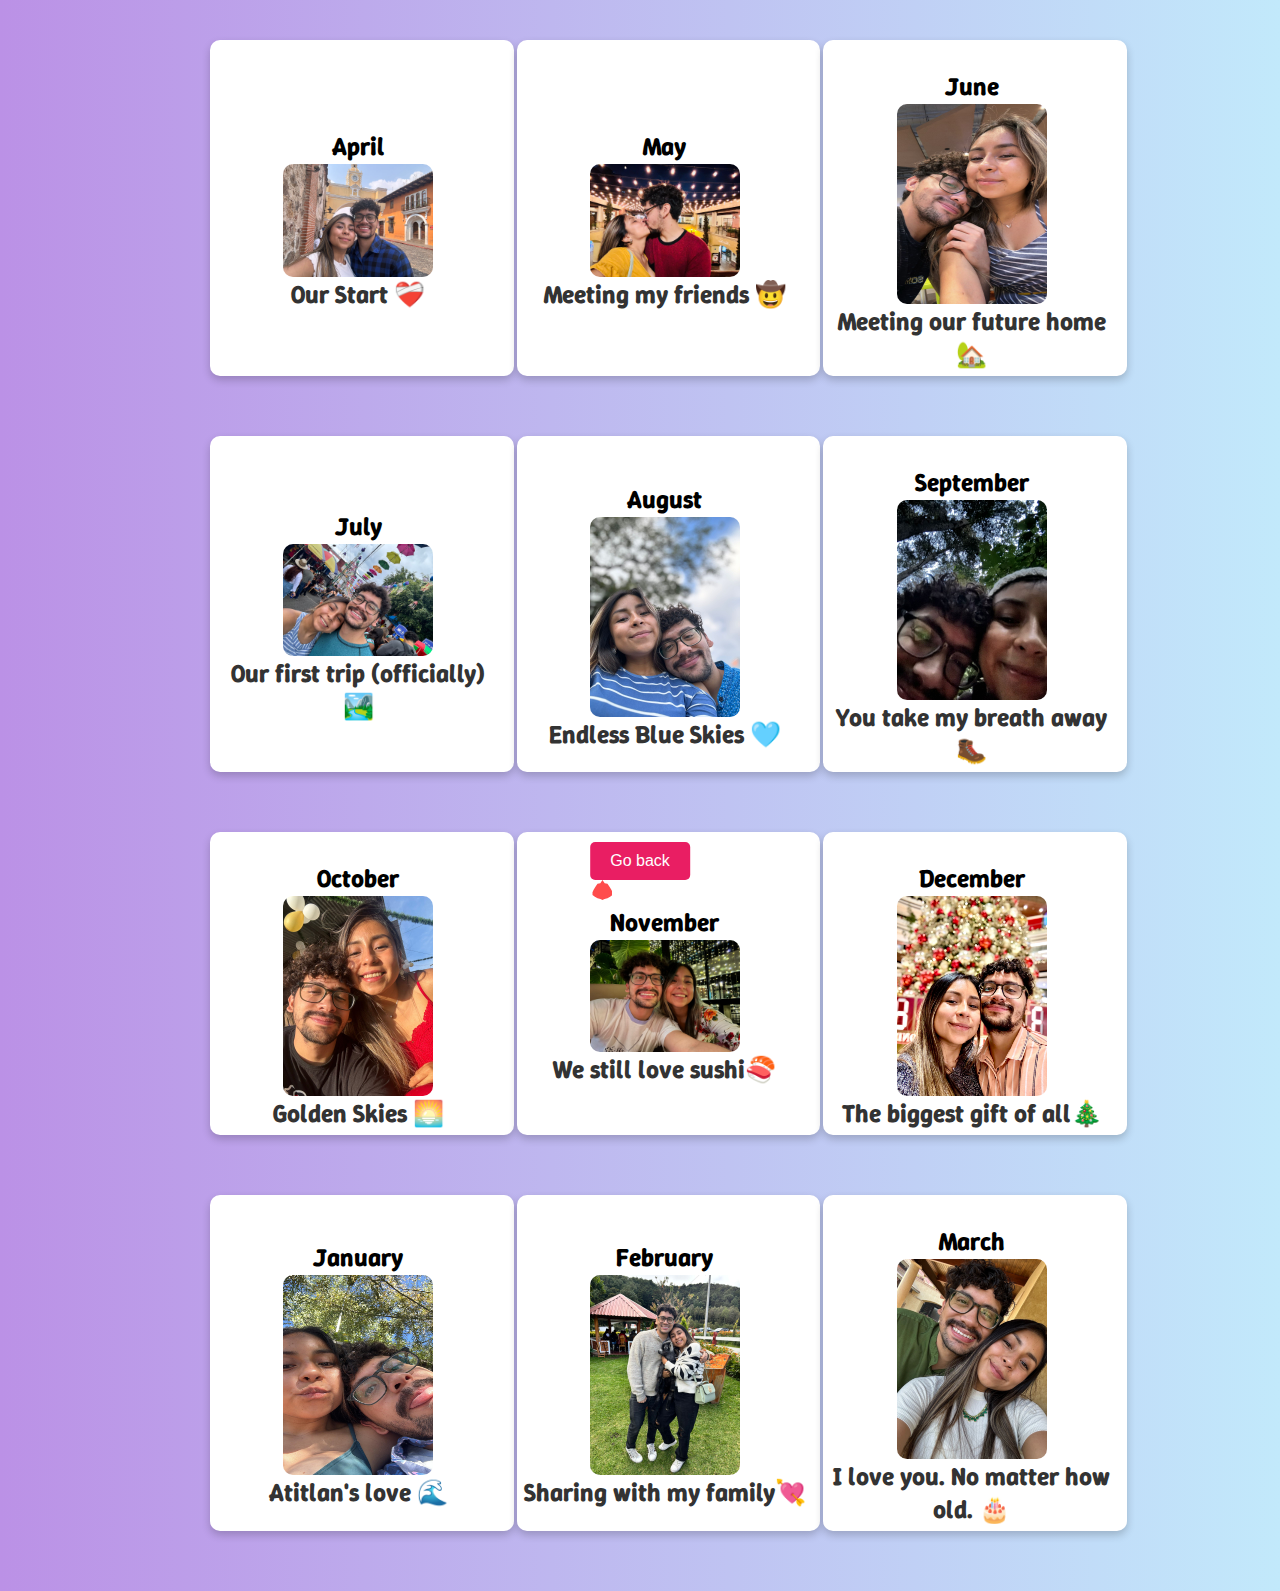
<file: 1yr.html>
<!DOCTYPE html>
<html lang="en">
<head>
    <meta charset="UTF-8">
    <meta name="viewport" content="width=device-width, initial-scale=1.0">
    <title>Our first of many<3</title>
    <link rel="icon" href="logo.jpg" type="image/icon type">
    <link rel="stylesheet" href="styles.css">
    <link rel="preconnect" href="https://fonts.googleapis.com">
    <link rel="preconnect" href="https://fonts.gstatic.com" crossorigin>
    <link href="https://fonts.googleapis.com/css2?family=Inter&family=Winky+Sans:ital,wght@0,300..900;1,300..900&display=swap" rel="stylesheet">
</head>
<body class="yr1">
    <div class="grid-container">
        <!-- April Container -->
        <div class="container" id="april">
            <h3>April</h3>
            <img id="april-image" src="" alt="April Image" class="romantic-photo">        
            <span>Our Start ❤️‍🩹</span>
        </div>

        <!-- May Container -->
        <div class="container" id="may">
            <h3>May</h3>
            <img id="may-image" src="" alt="May Image" class="romantic-photo">        
            <span>Meeting my friends 🤠</span>
        </div>

        <!-- June Container -->
        <div class="container" id="june">
            <h3>June</h3>
            <img id="june-image" alt="June Image" class="romantic-photo">        
            <span>Meeting our future home 🏡 </span>
        </div>

        <!-- July Container -->
        <div class="container" id="july">
            <h3>July</h3>
            <img id="july-image" alt="July Image" class="romantic-photo">        
            <span>Our first trip (officially) 🏞️</span>
        </div>

        <!-- August Container -->
        <div class="container" id="august">
            <h3>August</h3>
            <img id="august-image" alt="August Image" class="romantic-photo">        
            <span>Endless Blue Skies 🩵</span>
        </div>

        <!-- September Container -->
        <div class="container" id="september">
            <h3>September</h3>
            <img id="september-image" alt="September Image" class="romantic-photo">        
            <span>You take my breath away 🥾</span>
        </div>

        <!-- October Container -->
        <div class="container" id="october">
            <h3>October</h3>
            <img id="october-image" alt="October Image" class="romantic-photo">        
            <span>Golden Skies 🌅</span>
        </div>

        <!-- November Container -->
        <div class="container" id="november">
            <h3>November</h3>
            <img id="november-image" alt="November Image" class="romantic-photo">        
            <span>We still love sushi🍣</span>
        </div>

        <!-- December Container -->
        <div class="container" id="december">
            <h3>December</h3>
            <img id="december-image" alt="December Image" class="romantic-photo">        
            <span>The biggest gift of all🎄</span>
        </div>

        <!-- January Container -->
        <div class="container" id="january">
            <h3>January</h3>
            <img id="january-image" alt="January Image" class="romantic-photo">        
            <span>Atitlan's love 🌊</span>
        </div>

        <!-- February Container -->
        <div class="container" id="february">
            <h3>February</h3>
            <img id="february-image" alt="February Image" class="romantic-photo">        
            <span>Sharing with my family💘</span>
        </div>

        <!-- March Container -->
        <div class="container" id="march">
            <h3>March</h3>
            <img id="march-image" alt="March Image" class="romantic-photo">        
            <span>I love you. No matter how old. 🎂</span>
        </div>

        <div id="hearts-container"></div>
        <a href="index.html">
            <button id="go-main">Go back</button>
        </a>
    </div>
    <script src="scripts2.js"></script>
</body>
</html>
</file>
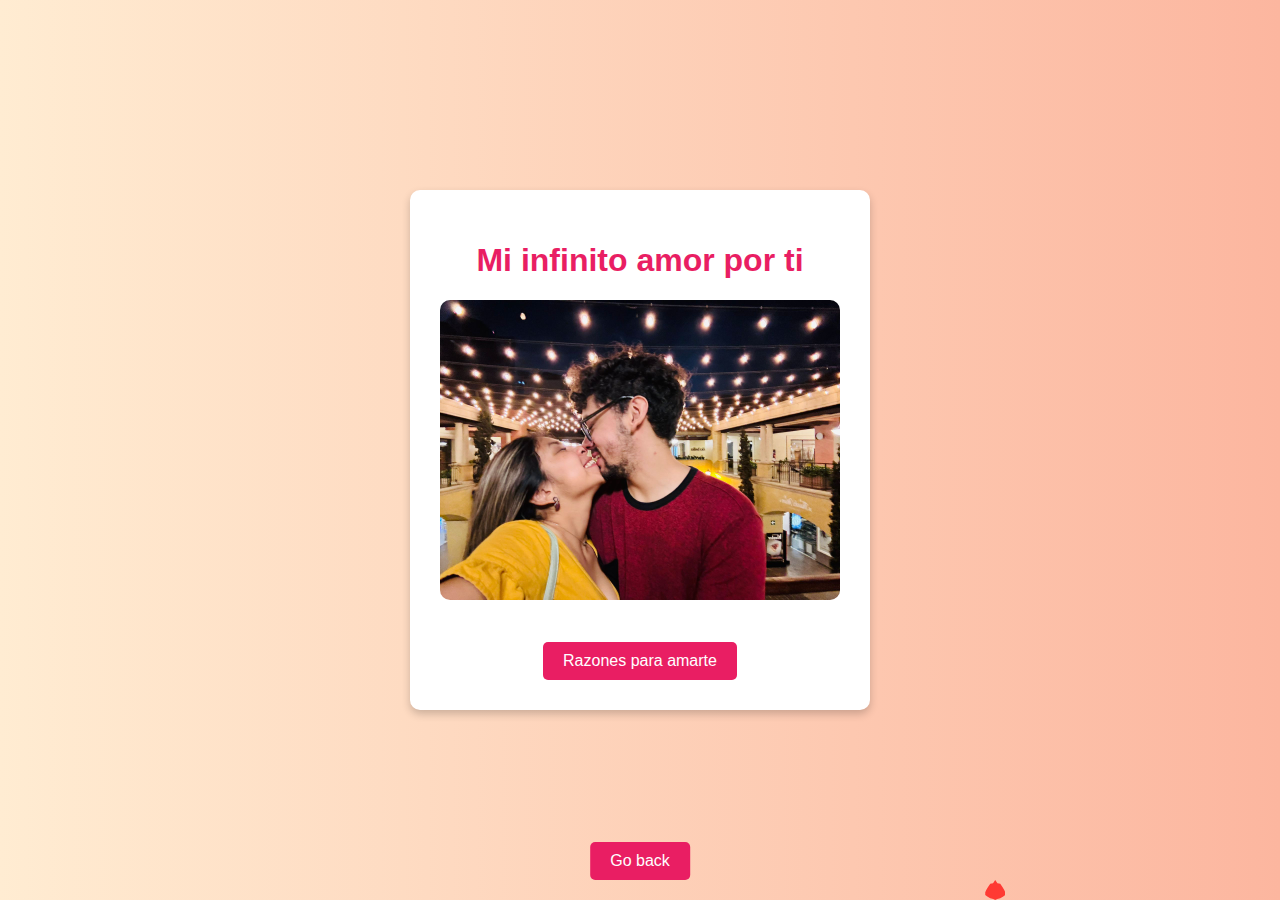
<file: proposal.html>
<!DOCTYPE html>
<html lang="en">
<head>
    <meta charset="UTF-8">
    <meta name="viewport" content="width=device-width, initial-scale=1.0">
    <title>Amorito<3</title>
    <link rel="icon" href="logo.jpg" type="image/icon type">
    <link rel="stylesheet" href="styles.css">
</head>
<body>
    <div class="container">
        <h1>Mi infinito amor por ti</h1>
        <img src="pic1.jpeg" alt="Romantic" class="romantic-photo">
        <p id="romantic-text"></p>
        <button id="change-text">Razones para amarte</button>
        <div class="hearts" id="hearts-container"></div>
        <a href="index.html">
        <button id="go-main">Go back</button>
        </a>

    </div>
    <script src="scripts.js"></script>
</body>
</html>
</file>
<file: styles.css>
body {
    font-family: 'Arial', sans-serif;
    display: flex;
    justify-content: center;
    align-items: center;
    height: 100vh;
    margin: 0;
    background: linear-gradient(to right, #ffecd2, #fcb69f);
}

.container {
    text-align: center;
    background: white;
    padding: 30px;
    border-radius: 10px;
    box-shadow: 0 4px 8px rgba(0, 0, 0, 0.2);
    max-width: 400px;
    width: 100%;
}

h1 {
    color: #e91e63;
}

.romantic-photo {
    width: 100%;
    height: auto;
    border-radius: 10px;
    margin-bottom: 20px;
}

p {
    font-size: 18px;
    color: #555;
}

button {
    background-color: #e91e63;
    color: white;
    border: none;
    padding: 10px 20px;
    font-size: 16px;
    border-radius: 5px;
    cursor: pointer;
}

#go-main {
    position: fixed; /* Stays at the bottom of the viewport */
    bottom: 20px;
    left: 50%; /* Centers it horizontally */
    transform: translateX(-50%); /* Ensures proper centering */
    background-color: #e91e63;
    color: white;
    border: none;
    padding: 10px 20px;
    font-size: 16px;
    border-radius: 5px;
    cursor: pointer;
}

#go-main:hover {
    background-color: #d81b60;
}


button:hover {
    background-color: #d81b60;
}

.hearts {
    position: absolute;
    top: 0;
    left: 0;
    width: 100%;
    height: 100%;
    pointer-events: none;
}

@media (max-width: 480px) {
    .container {
        padding: 15px;
        max-width: 90%; /* Adjusts width to fit smaller screens */
    }

    h1 {
        font-size: 20px; /* Reduce header size */
    }

    p {
        font-size: 14px;
    }

    button {
        font-size: 12px;
        padding: 6px 12px;
    }
}

@media (max-width: 480px) {
    .yr1 {
        max-width: 100%; 
        height: auto;
    }
}

body {
    overflow-x: hidden; /* Prevents horizontal scrolling */
}


.index-page {
    background: linear-gradient(to right, #a1c4fd, #c2e9fb);
}

.index-page .container {
    background: #f0f8ff; 
    border: 2px solid #3498db;
}

.index-page h1 {
    color: #3498db; 
}

.index-page button {
    background-color: #3498db; 
}

.index-page button:hover {
    background-color: #2980b9;
}

.index-page .container {
    padding: 40px;
    margin-right: 20px; 
}

.index-page .yr1 {
    width: 350px; /* Adjust as needed */
    height: auto;
}

#hearts-container {
    position: fixed;
    bottom: 0;
    left: 0;
    width: 100%;
    z-index: 1000; /* Make sure hearts appear above other content */
}
/* Specific Styles for yr1 Section */
.yr1 {
    background: linear-gradient(to right, #bb91e6, #c2e9fb);
    font-family: "Winky Sans", sans-serif;
    width: 100%;
    height: auto;
}

.yr1 .grid-container {
    display: grid;
    grid-template-columns: repeat(3, 1fr); /* 3 columns */
    gap: 20px;
    padding: 20px;
    max-width: 900px;
    margin: auto;
}

.yr1 .container {
    text-align: center;
    background: white;
    padding: 5px;
    border-radius: 10px;
    box-shadow: 0 4px 8px rgba(0, 0, 0, 0.2);
    width: 100%;
    min-height: 200px; 
    height: auto;
    margin: 20px; 
    padding-right: 12px;
    display: flex;
    flex-direction: column;
    align-items: center;
    justify-content: center;
}

.yr1 .container h3 {
    font-size: 25px;  /* Adjust size for h3 */
    margin-bottom: 0px;
}

.yr1 .container img {
    width: 150px; /* Ensure all images have a fixed width */
    height: auto; /* Maintain aspect ratio */
    max-height: 200px; /* Set a max-height to prevent drastic size differences */
    margin-bottom: 1px;
    margin-top: 1px;
    box-sizing: border-box; /* Include padding and border in the element's total width/height */
}


.yr1 .container span {
    font-size: 25px;
    font-weight: bold;
    color: #333;
}

@media (max-width: 768px) {
    .yr1 .grid-container {
        grid-template-columns: repeat(2, 1fr); /* 2 columns on smaller screens */
    }

    .yr1 .container {
        padding: 15px;
    }

    .yr1 .container img {
        width: 80px; /* Adjust image size for smaller screens */
    }

    .yr1 .container span {
        font-size: 18px; /* Smaller text for smaller screens */
    }
}

@media (max-width: 480px) {
    .yr1 .grid-container {
        grid-template-columns: 1fr; /* 1 column for very small screens */
    }

    .yr1 .container {
        padding: 10px;
    }

    .yr1 .container img {
        width: 60px; /* Adjust image size even smaller */
    }

    .yr1 .container span {
        font-size: 16px; /* Even smaller text for very small screens */
    }
}
</file>
